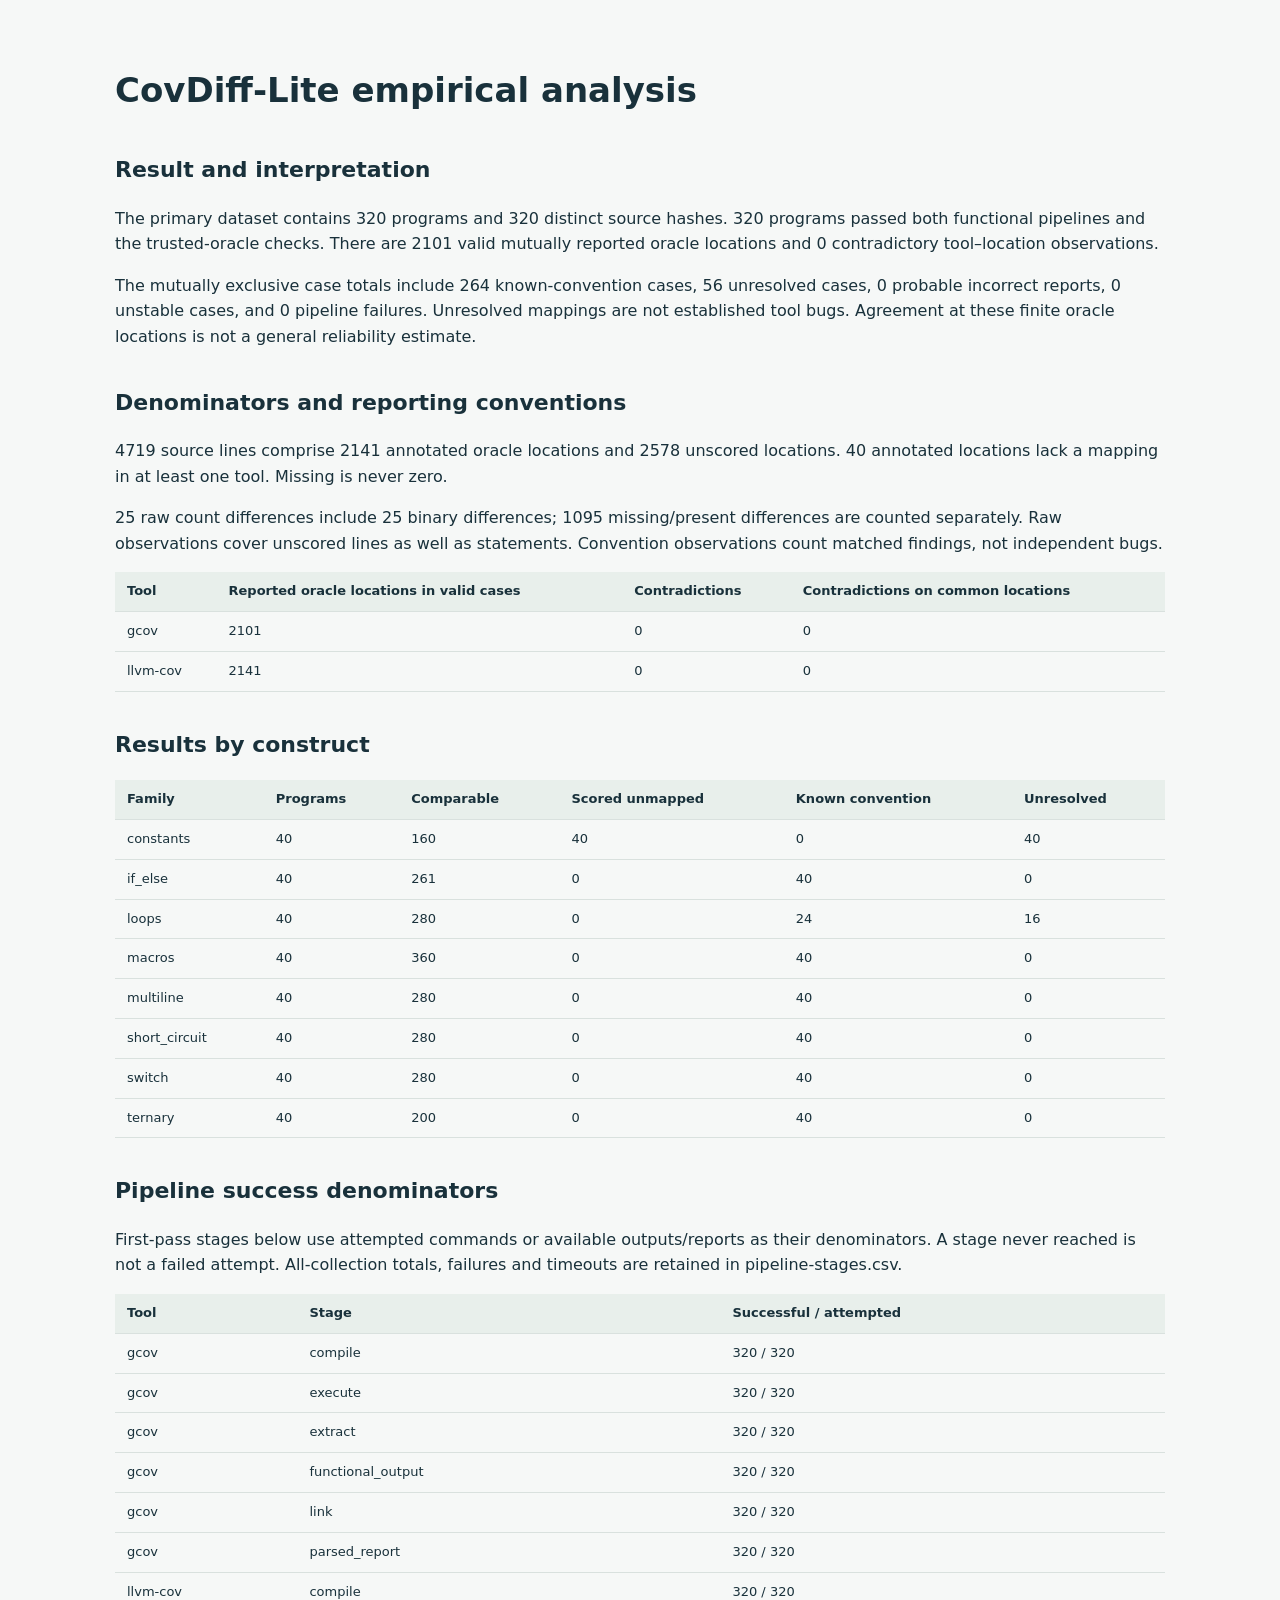
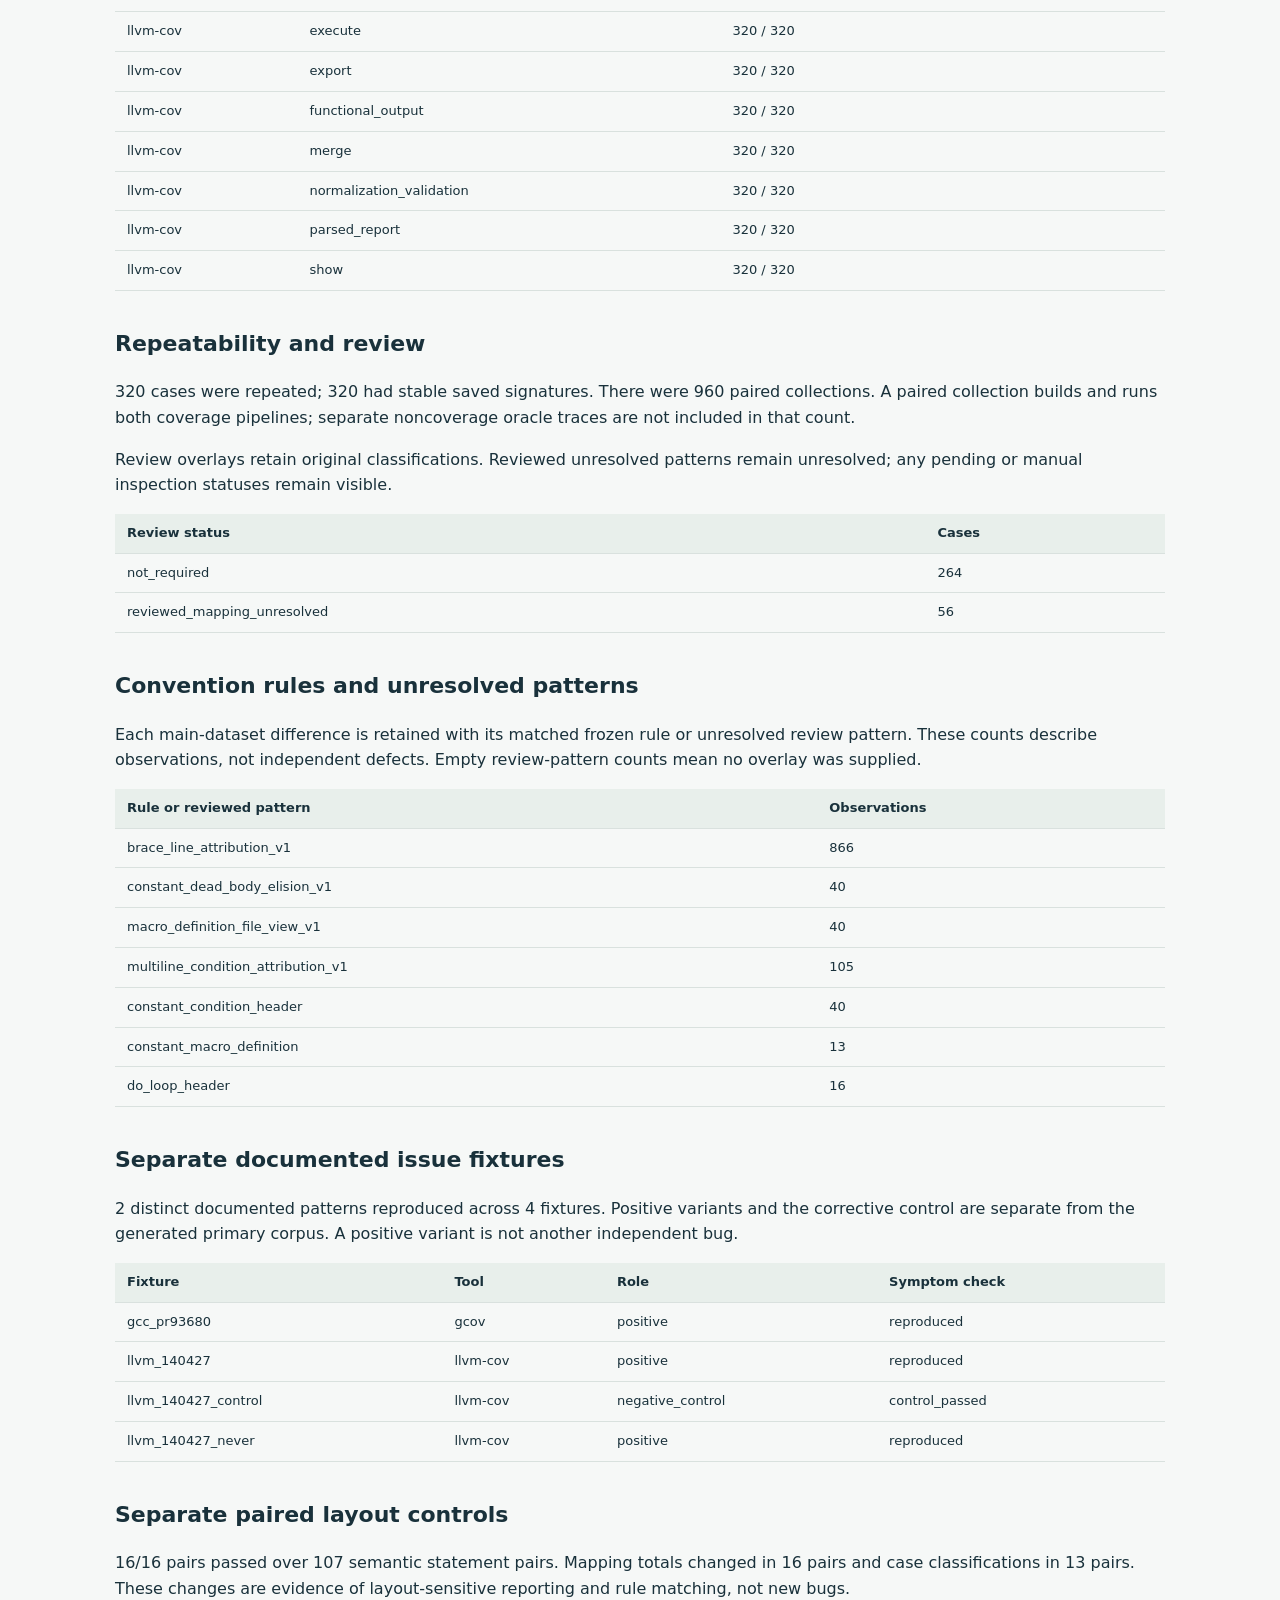
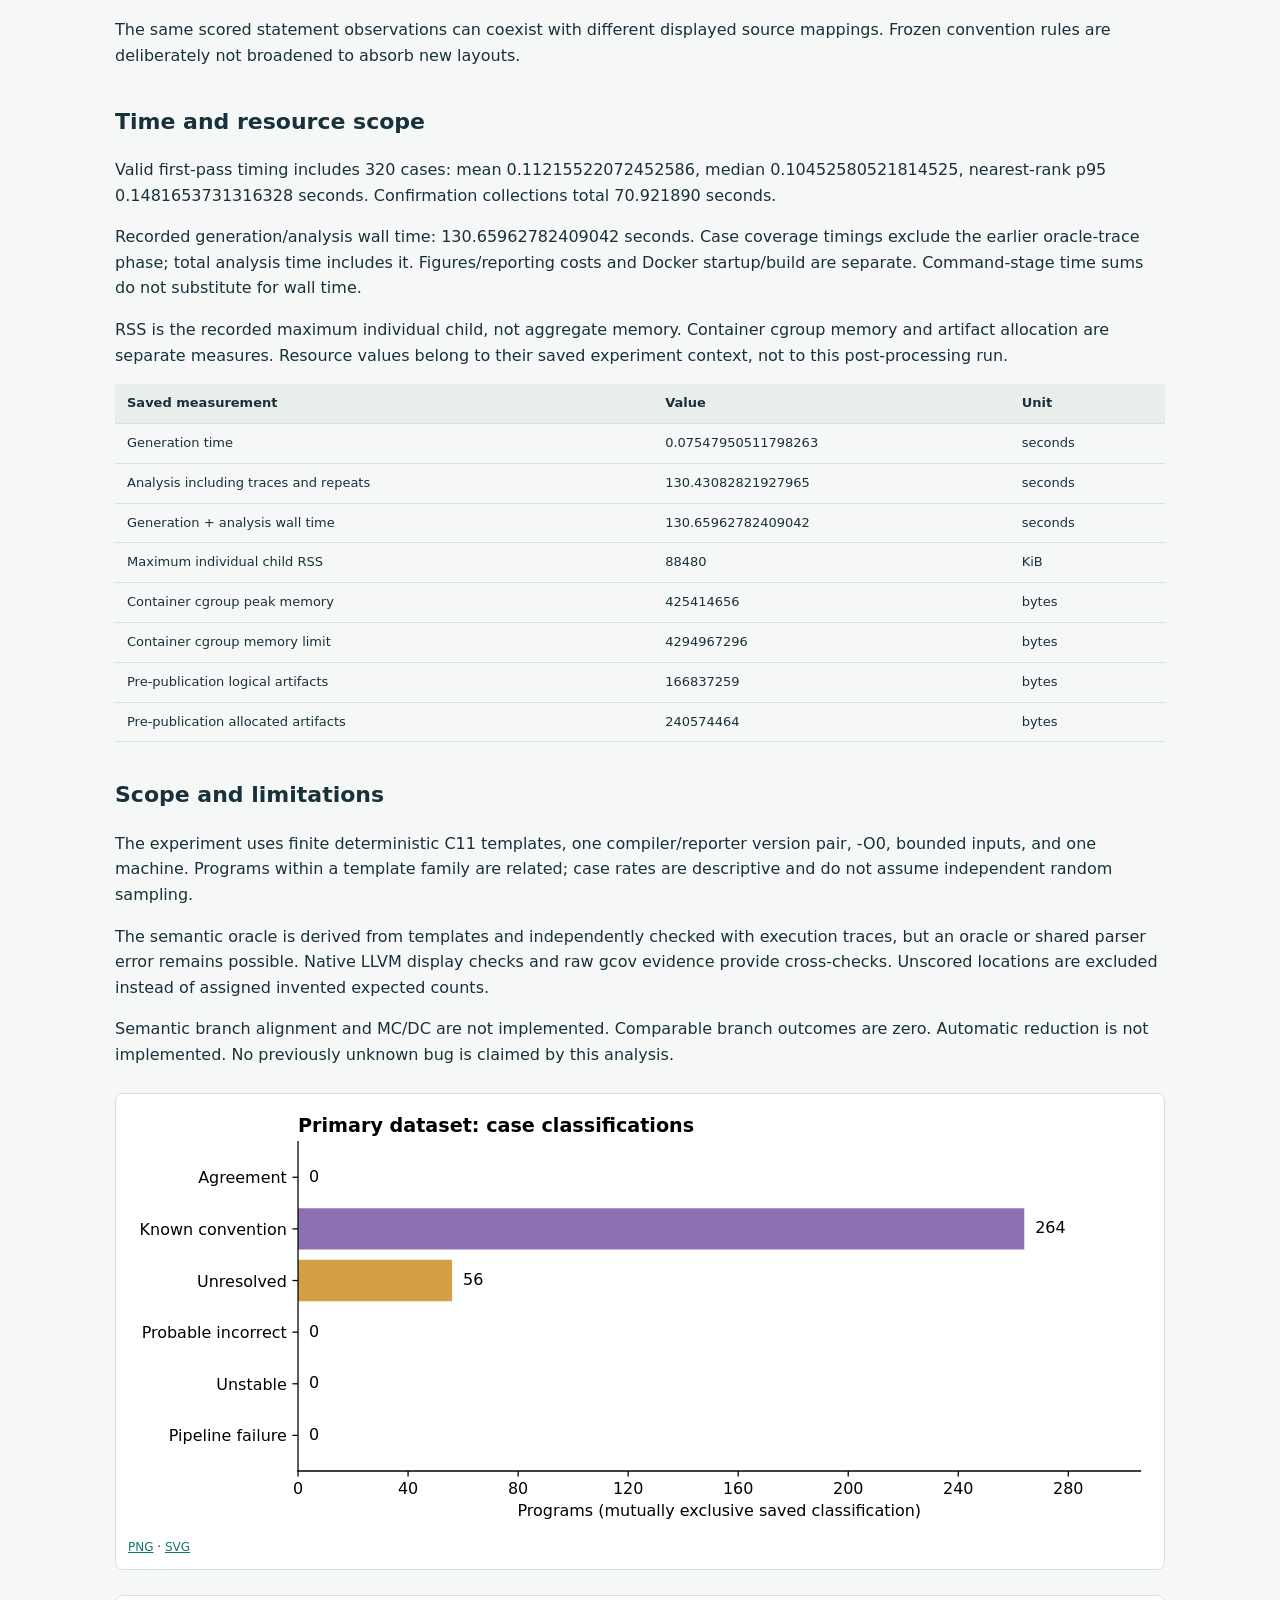
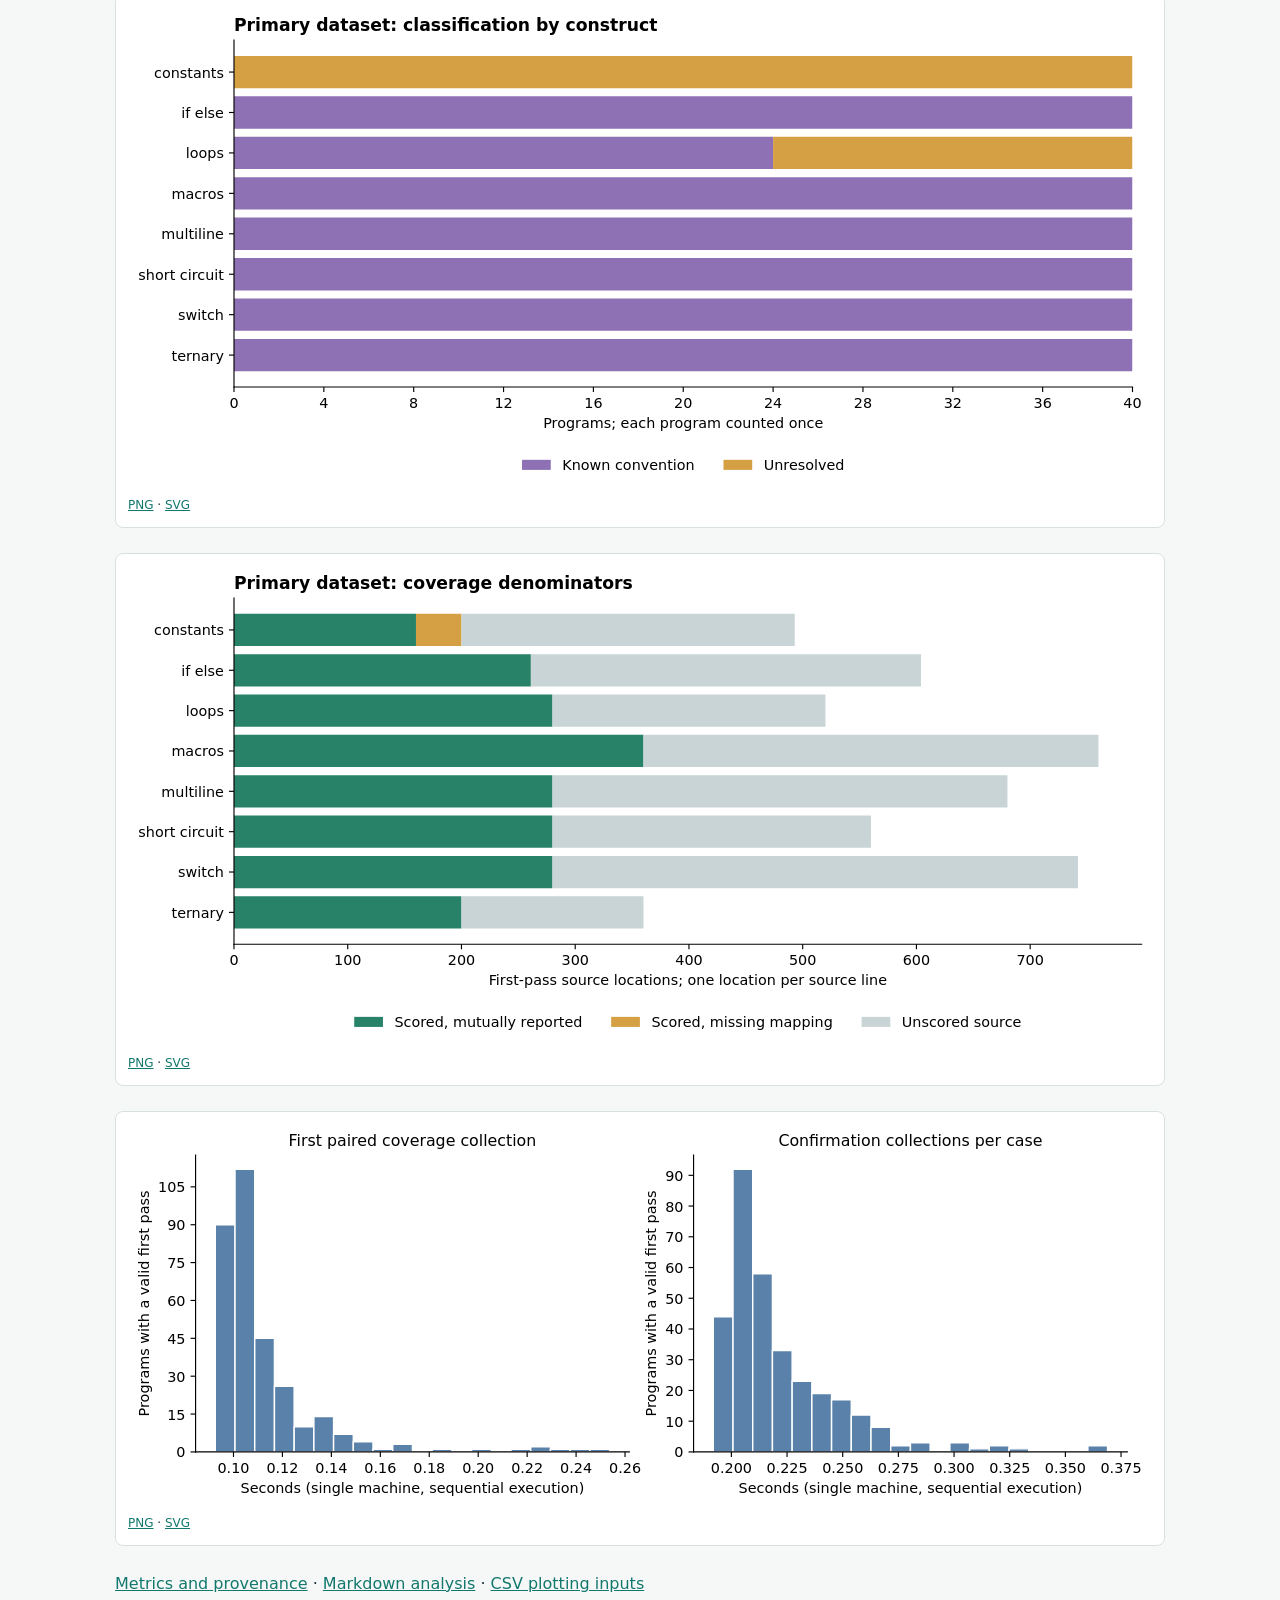
<file: docs/results/index.html>
<!doctype html><html lang="en"><meta charset="utf-8"><meta name="viewport" content="width=device-width,initial-scale=1"><title>CovDiff-Lite empirical analysis</title><style>body{font:16px/1.6 system-ui,sans-serif;color:#19313b;background:#f6f8f7;margin:0}main{max-width:1050px;margin:auto;padding:40px 24px}h1{font-size:34px}h2{margin-top:35px;font-size:22px}a{color:#12776d}table{border-collapse:collapse;width:100%;font-size:13px}th,td{padding:9px 12px;text-align:left;border-bottom:1px solid #d9e1de}th{background:#e8efeb}.scroll{overflow:auto}figure{background:white;margin:25px 0;padding:12px;border:1px solid #d9e1de;border-radius:8px}img{width:100%;height:auto}figcaption{font-size:12px}section{break-inside:avoid}</style><main><h1>CovDiff-Lite empirical analysis</h1><section><h2>Result and interpretation</h2><p>The primary dataset contains 320 programs and 320 distinct source hashes. 320 programs passed both functional pipelines and the trusted-oracle checks. There are 2101 valid mutually reported oracle locations and 0 contradictory tool–location observations.</p><p>The mutually exclusive case totals include 264 known-convention cases, 56 unresolved cases, 0 probable incorrect reports, 0 unstable cases, and 0 pipeline failures. Unresolved mappings are not established tool bugs. Agreement at these finite oracle locations is not a general reliability estimate.</p></section><section><h2>Denominators and reporting conventions</h2><p>4719 source lines comprise 2141 annotated oracle locations and 2578 unscored locations. 40 annotated locations lack a mapping in at least one tool. Missing is never zero.</p><p>25 raw count differences include 25 binary differences; 1095 missing/present differences are counted separately. Raw observations cover unscored lines as well as statements. Convention observations count matched findings, not independent bugs.</p><div class="scroll"><table><thead><tr><th>Tool</th><th>Reported oracle locations in valid cases</th><th>Contradictions</th><th>Contradictions on common locations</th></tr></thead><tbody><tr><td>gcov</td><td>2101</td><td>0</td><td>0</td></tr><tr><td>llvm-cov</td><td>2141</td><td>0</td><td>0</td></tr></tbody></table></div></section><section><h2>Results by construct</h2><div class="scroll"><table><thead><tr><th>Family</th><th>Programs</th><th>Comparable</th><th>Scored unmapped</th><th>Known convention</th><th>Unresolved</th></tr></thead><tbody><tr><td>constants</td><td>40</td><td>160</td><td>40</td><td>0</td><td>40</td></tr><tr><td>if_else</td><td>40</td><td>261</td><td>0</td><td>40</td><td>0</td></tr><tr><td>loops</td><td>40</td><td>280</td><td>0</td><td>24</td><td>16</td></tr><tr><td>macros</td><td>40</td><td>360</td><td>0</td><td>40</td><td>0</td></tr><tr><td>multiline</td><td>40</td><td>280</td><td>0</td><td>40</td><td>0</td></tr><tr><td>short_circuit</td><td>40</td><td>280</td><td>0</td><td>40</td><td>0</td></tr><tr><td>switch</td><td>40</td><td>280</td><td>0</td><td>40</td><td>0</td></tr><tr><td>ternary</td><td>40</td><td>200</td><td>0</td><td>40</td><td>0</td></tr></tbody></table></div></section><section><h2>Pipeline success denominators</h2><p>First-pass stages below use attempted commands or available outputs/reports as their denominators. A stage never reached is not a failed attempt. All-collection totals, failures and timeouts are retained in pipeline-stages.csv.</p><div class="scroll"><table><thead><tr><th>Tool</th><th>Stage</th><th>Successful / attempted</th></tr></thead><tbody><tr><td>gcov</td><td>compile</td><td>320 / 320</td></tr><tr><td>gcov</td><td>execute</td><td>320 / 320</td></tr><tr><td>gcov</td><td>extract</td><td>320 / 320</td></tr><tr><td>gcov</td><td>functional_output</td><td>320 / 320</td></tr><tr><td>gcov</td><td>link</td><td>320 / 320</td></tr><tr><td>gcov</td><td>parsed_report</td><td>320 / 320</td></tr><tr><td>llvm-cov</td><td>compile</td><td>320 / 320</td></tr><tr><td>llvm-cov</td><td>execute</td><td>320 / 320</td></tr><tr><td>llvm-cov</td><td>export</td><td>320 / 320</td></tr><tr><td>llvm-cov</td><td>functional_output</td><td>320 / 320</td></tr><tr><td>llvm-cov</td><td>merge</td><td>320 / 320</td></tr><tr><td>llvm-cov</td><td>normalization_validation</td><td>320 / 320</td></tr><tr><td>llvm-cov</td><td>parsed_report</td><td>320 / 320</td></tr><tr><td>llvm-cov</td><td>show</td><td>320 / 320</td></tr></tbody></table></div></section><section><h2>Repeatability and review</h2><p>320 cases were repeated; 320 had stable saved signatures. There were 960 paired collections. A paired collection builds and runs both coverage pipelines; separate noncoverage oracle traces are not included in that count.</p><p>Review overlays retain original classifications. Reviewed unresolved patterns remain unresolved; any pending or manual inspection statuses remain visible.</p><div class="scroll"><table><thead><tr><th>Review status</th><th>Cases</th></tr></thead><tbody><tr><td>not_required</td><td>264</td></tr><tr><td>reviewed_mapping_unresolved</td><td>56</td></tr></tbody></table></div></section><section><h2>Convention rules and unresolved patterns</h2><p>Each main-dataset difference is retained with its matched frozen rule or unresolved review pattern. These counts describe observations, not independent defects. Empty review-pattern counts mean no overlay was supplied.</p><div class="scroll"><table><thead><tr><th>Rule or reviewed pattern</th><th>Observations</th></tr></thead><tbody><tr><td>brace_line_attribution_v1</td><td>866</td></tr><tr><td>constant_dead_body_elision_v1</td><td>40</td></tr><tr><td>macro_definition_file_view_v1</td><td>40</td></tr><tr><td>multiline_condition_attribution_v1</td><td>105</td></tr><tr><td>constant_condition_header</td><td>40</td></tr><tr><td>constant_macro_definition</td><td>13</td></tr><tr><td>do_loop_header</td><td>16</td></tr></tbody></table></div></section><section><h2>Separate documented issue fixtures</h2><p>2 distinct documented patterns reproduced across 4 fixtures. Positive variants and the corrective control are separate from the generated primary corpus. A positive variant is not another independent bug.</p><div class="scroll"><table><thead><tr><th>Fixture</th><th>Tool</th><th>Role</th><th>Symptom check</th></tr></thead><tbody><tr><td>gcc_pr93680</td><td>gcov</td><td>positive</td><td>reproduced</td></tr><tr><td>llvm_140427</td><td>llvm-cov</td><td>positive</td><td>reproduced</td></tr><tr><td>llvm_140427_control</td><td>llvm-cov</td><td>negative_control</td><td>control_passed</td></tr><tr><td>llvm_140427_never</td><td>llvm-cov</td><td>positive</td><td>reproduced</td></tr></tbody></table></div></section><section><h2>Separate paired layout controls</h2><p>16/16 pairs passed over 107 semantic statement pairs. Mapping totals changed in 16 pairs and case classifications in 13 pairs. These changes are evidence of layout-sensitive reporting and rule matching, not new bugs.</p><p>The same scored statement observations can coexist with different displayed source mappings. Frozen convention rules are deliberately not broadened to absorb new layouts.</p></section><section><h2>Time and resource scope</h2><p>Valid first-pass timing includes 320 cases: mean 0.11215522072452586, median 0.10452580521814525, nearest-rank p95 0.1481653731316328 seconds. Confirmation collections total 70.921890 seconds.</p><p>Recorded generation/analysis wall time: 130.65962782409042 seconds. Case coverage timings exclude the earlier oracle-trace phase; total analysis time includes it. Figures/reporting costs and Docker startup/build are separate. Command-stage time sums do not substitute for wall time.</p><p>RSS is the recorded maximum individual child, not aggregate memory. Container cgroup memory and artifact allocation are separate measures. Resource values belong to their saved experiment context, not to this post-processing run.</p><div class="scroll"><table><thead><tr><th>Saved measurement</th><th>Value</th><th>Unit</th></tr></thead><tbody><tr><td>Generation time</td><td>0.07547950511798263</td><td>seconds</td></tr><tr><td>Analysis including traces and repeats</td><td>130.43082821927965</td><td>seconds</td></tr><tr><td>Generation + analysis wall time</td><td>130.65962782409042</td><td>seconds</td></tr><tr><td>Maximum individual child RSS</td><td>88480</td><td>KiB</td></tr><tr><td>Container cgroup peak memory</td><td>425414656</td><td>bytes</td></tr><tr><td>Container cgroup memory limit</td><td>4294967296</td><td>bytes</td></tr><tr><td>Pre-publication logical artifacts</td><td>166837259</td><td>bytes</td></tr><tr><td>Pre-publication allocated artifacts</td><td>240574464</td><td>bytes</td></tr></tbody></table></div></section><section><h2>Scope and limitations</h2><p>The experiment uses finite deterministic C11 templates, one compiler/reporter version pair, -O0, bounded inputs, and one machine. Programs within a template family are related; case rates are descriptive and do not assume independent random sampling.</p><p>The semantic oracle is derived from templates and independently checked with execution traces, but an oracle or shared parser error remains possible. Native LLVM display checks and raw gcov evidence provide cross-checks. Unscored locations are excluded instead of assigned invented expected counts.</p><p>Semantic branch alignment and MC/DC are not implemented. Comparable branch outcomes are zero. Automatic reduction is not implemented. No previously unknown bug is claimed by this analysis.</p></section><figure><img src="figures/classifications.svg" alt="Primary dataset: classifications"><figcaption><a href="figures/classifications.png">PNG</a> · <a href="figures/classifications.svg">SVG</a></figcaption></figure><figure><img src="figures/families.svg" alt="Primary dataset: families"><figcaption><a href="figures/families.png">PNG</a> · <a href="figures/families.svg">SVG</a></figcaption></figure><figure><img src="figures/denominators.svg" alt="Primary dataset: denominators"><figcaption><a href="figures/denominators.png">PNG</a> · <a href="figures/denominators.svg">SVG</a></figcaption></figure><figure><img src="figures/runtime.svg" alt="Primary dataset: runtime"><figcaption><a href="figures/runtime.png">PNG</a> · <a href="figures/runtime.svg">SVG</a></figcaption></figure><p><a href="metrics.json">Metrics and provenance</a> · <a href="analysis.md">Markdown analysis</a> · <a href="tables/">CSV plotting inputs</a></p></main></html>
</file>
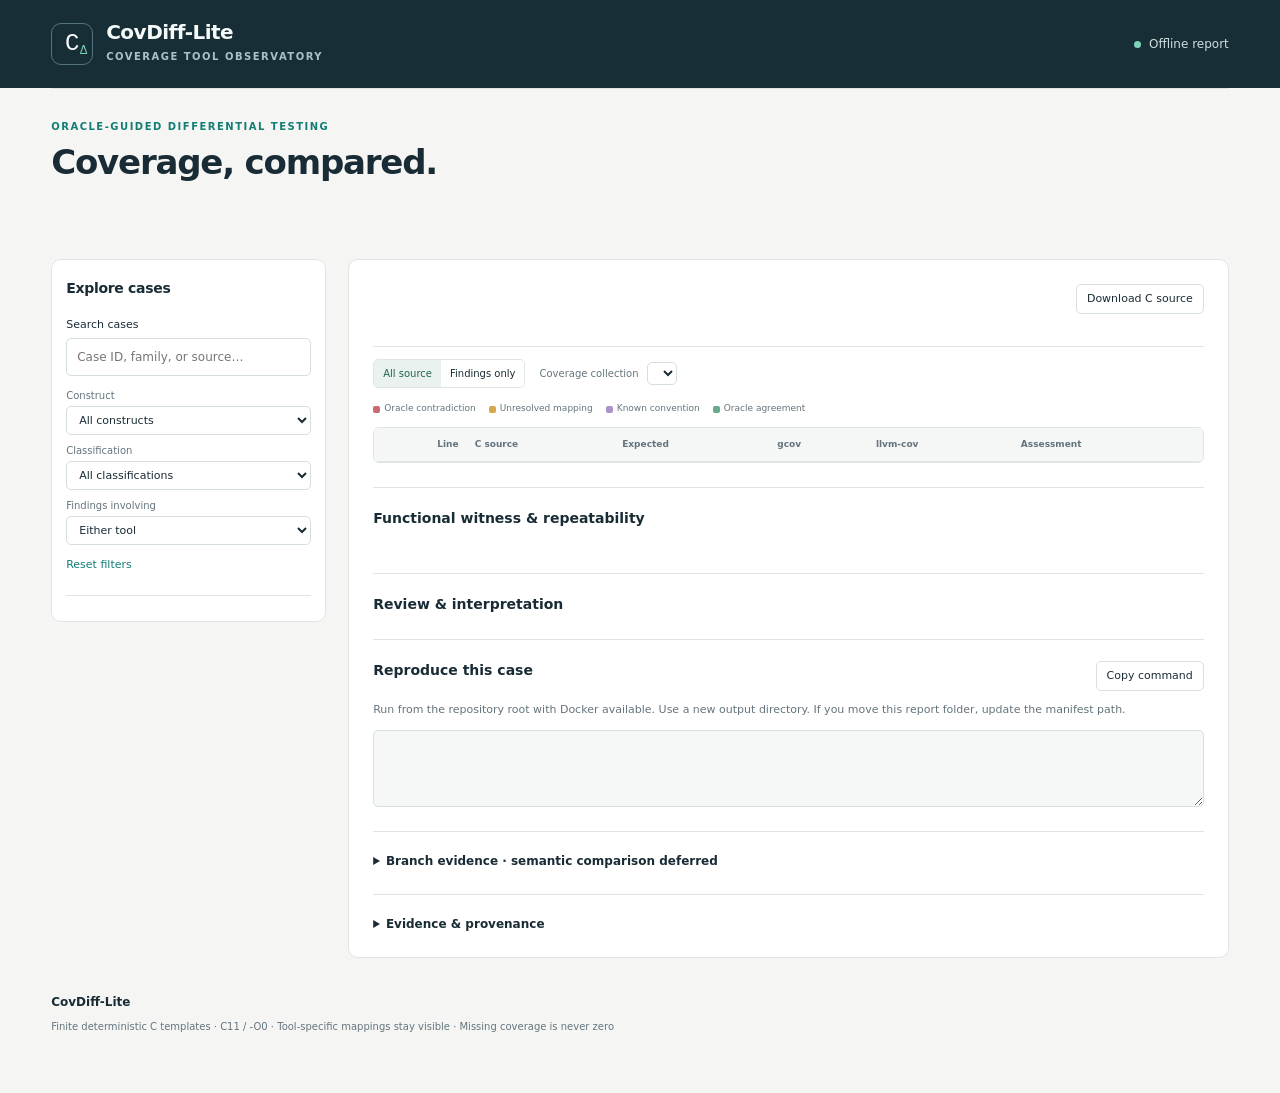
<file: src/covdiff_lite/report_assets/index.html>
<!doctype html>
<html lang="en">
<head>
  <meta charset="utf-8">
  <meta name="viewport" content="width=device-width, initial-scale=1">
  <meta name="color-scheme" content="light">
  <title>@@TITLE@@ · CovDiff-Lite</title>
  <link rel="stylesheet" href="dashboard.css">
  <script src="dashboard.js" defer></script>
</head>
<body>
  <a class="skip" href="#case-detail">Skip to coverage comparison</a>
  <header class="masthead"><div class="brand"><span class="brand-icon" aria-hidden="true">C<span>Δ</span></span><div><strong>CovDiff-Lite</strong><span class="eyebrow">Coverage tool observatory</span></div></div><div class="header-actions"><a id="empirical-link" hidden>Empirical analysis →</a><span class="offline"><i aria-hidden="true"></i> Offline report</span></div></header>
  <main>
    <nav id="suite-tabs" class="tabs" aria-label="Experiment datasets"></nav>
    <section class="overview" aria-labelledby="overview-title"><div><p class="eyebrow">Oracle-guided differential testing</p><h1 id="overview-title">Coverage, compared.</h1><p id="overview-note" class="muted"></p></div><div id="tool-versions" class="version-block"></div></section>
    <div id="metrics" class="metrics" aria-label="Dataset metrics"></div>
    <div id="status-strip" class="status-strip" aria-label="Case classifications"></div>
    <div class="workspace">
      <aside class="browser" aria-labelledby="cases-title">
        <div class="browser-heading"><h2 id="cases-title">Explore cases</h2><span id="case-counter" class="small muted" aria-live="polite"></span></div>
        <label class="search-label" for="search">Search cases</label><input id="search" type="search" placeholder="Case ID, family, or source…" autocomplete="off">
        <div class="filters"><label>Construct<select id="family-filter"><option value="">All constructs</option></select></label><label>Classification<select id="class-filter"><option value="">All classifications</option></select></label><label>Findings involving<select id="tool-filter"><option value="">Either tool</option><option value="gcov">gcov</option><option value="llvm-cov">llvm-cov</option></select></label><button id="reset" class="quiet">Reset filters</button></div>
        <div id="case-list" class="case-list" aria-label="Filtered cases"></div>
      </aside>
      <article id="case-detail" class="detail" tabindex="-1">
        <div id="empty-state" class="empty" hidden><h2>No matching cases</h2><p>Adjust the filters to explore this dataset.</p></div>
        <div id="case-content">
          <header class="case-heading"><div><p id="case-family" class="eyebrow"></p><h2 id="case-title"></h2><div id="case-badges" class="badges"></div></div><a id="source-link" class="button secondary" download>Download C source</a></header>
          <p id="case-explanation" class="case-explanation"></p>
          <div class="source-toolbar"><div class="segmented" aria-label="Source line display"><button id="all-lines" aria-pressed="true">All source</button><button id="findings-only" aria-pressed="false">Findings only</button></div><label>Coverage collection <select id="repeat-select"></select></label><span id="statement-score" class="small muted"></span></div>
          <div id="legend" class="legend"><span><i class="dot mismatch"></i>Oracle contradiction</span><span><i class="dot unresolved"></i>Unresolved mapping</span><span><i class="dot convention"></i>Known convention</span><span><i class="dot matched"></i>Oracle agreement</span></div>
          <div class="source-scroll"><table class="source-table"><thead><tr><th scope="col">Line</th><th scope="col">C source</th><th scope="col">Expected</th><th scope="col">gcov</th><th scope="col">llvm-cov</th><th scope="col">Assessment</th></tr></thead><tbody id="source-body"></tbody></table></div>
          <p id="line-counter" class="small muted source-footnote" aria-live="polite"></p>
          <section id="pair-panel" class="subsection" hidden><h3>Paired layout control</h3><p id="pair-note"></p><div id="pair-links" class="badges"></div><div class="table-scroll"><table class="pair-table"><thead><tr><th>Statement ID</th><th>Expected</th><th>Parent gcov / LLVM</th><th>Variant gcov / LLVM</th><th>Check</th></tr></thead><tbody id="pair-body"></tbody></table></div></section>
          <section class="subsection"><div class="section-heading"><h3>Functional witness &amp; repeatability</h3><span id="repeat-status" class="small"></span></div><div id="outputs" class="outputs"></div><div id="repeat-history" class="repeat-history"></div><div id="errors"></div></section>
          <section class="subsection"><h3>Review &amp; interpretation</h3><p id="review-status"></p><div id="review-notes"></div><p id="issue-note"></p></section>
          <section class="subsection"><div class="section-heading"><h3>Reproduce this case</h3><button id="copy-command" class="button secondary">Copy command</button></div><p class="small muted">Run from the repository root with Docker available. Use a new output directory. If you move this report folder, update the manifest path.</p><label class="sr-only" for="reproduction-command">Reproduction command</label><textarea id="reproduction-command" readonly rows="3" spellcheck="false"></textarea><p id="copy-status" class="small muted" aria-live="polite"></p></section>
          <details class="subsection"><summary>Branch evidence · semantic comparison deferred</summary><p class="small muted">Semantic oracle outcomes and raw tool counters are retained below. They are not aligned or scored; comparable branch outcomes are zero.</p><pre id="branch-evidence" class="raw-data"></pre></details>
          <details class="subsection"><summary>Evidence &amp; provenance</summary><p id="provenance-note" class="small muted"></p><div id="evidence-links" class="evidence-links"></div><pre id="provenance" class="raw-data"></pre></details>
        </div>
      </article>
    </div>
    <footer><strong>CovDiff-Lite</strong><p>Finite deterministic C templates · C11 / -O0 · Tool-specific mappings stay visible · Missing coverage is never zero</p><div id="dataset-evidence" class="evidence-links"></div></footer>
  </main>
  <noscript><p class="empty">Enable JavaScript to explore this offline report. Source files and JSON evidence are bundled in the evidence folder. No server or internet connection is required.</p></noscript>
  <script id="report-data" type="application/json">@@DATA@@</script>
</body>
</html>
</file>
<file: src/covdiff_lite/report_assets/dashboard.css>
:root{--ink:#192b35;--muted:#64747d;--paper:#f5f6f4;--line:#dfe5e3;--teal:#137d75;--red:#a83239;--amber:#8b5a13;--purple:#6e51a0;--mono:ui-monospace,SFMono-Regular,Consolas,"Liberation Mono",monospace;font-family:system-ui,-apple-system,BlinkMacSystemFont,"Segoe UI",sans-serif;color:var(--ink);background:var(--paper);font-size:14px;line-height:1.5}
*{box-sizing:border-box}body{margin:0}button,input,select,textarea{font:inherit}button,a,input,select,textarea{outline-offset:3px}button,a{touch-action:manipulation}button{cursor:pointer}a{color:var(--teal)}button{color:inherit}button:focus-visible,a:focus-visible,input:focus-visible,select:focus-visible,textarea:focus-visible{outline:2px solid var(--teal)}[hidden]{display:none!important}.skip{position:absolute;top:-60px;background:white;padding:12px;z-index:3}.skip:focus{top:10px}.masthead{height:88px;background:#172e37;color:#f5faf8;padding:0 4%;display:flex;align-items:center;justify-content:space-between}.brand{display:flex;align-items:center;gap:13px}.brand strong{font-size:20px;letter-spacing:-.5px}.brand .eyebrow{display:block;color:#aac1c8;font-size:10px;margin-top:2px}.brand-icon{position:relative;display:flex;align-items:center;justify-content:center;width:42px;height:42px;border:1px solid #56747d;border-radius:10px;font-family:var(--mono);font-size:24px}.brand-icon span{position:absolute;right:5px;bottom:4px;font-size:12px;color:#76d1b5}.offline{font-size:12px;color:#d0dfdf;display:flex;gap:8px;align-items:center}.offline i{width:7px;height:7px;background:#7bd4b6;border-radius:50%}main{max-width:1760px;margin:auto;padding:0 4%}.tabs{display:flex;gap:28px;border-bottom:1px solid var(--line);margin:0 0 30px;overflow-x:auto}.tabs button{border:0;border-bottom:3px solid transparent;background:none;padding:20px 0 16px;white-space:nowrap;font-size:13px;color:var(--muted)}.tabs button[aria-pressed=true]{color:var(--teal);border-color:var(--teal);font-weight:650}.tabs .tab-count{margin-left:8px;background:#e8edeb;border-radius:5px;padding:2px 6px;font-size:11px}.overview{display:flex;justify-content:space-between;gap:30px;align-items:center;margin-bottom:24px}.eyebrow{font-size:10px;text-transform:uppercase;letter-spacing:1.5px;font-weight:650;margin:0 0 8px;color:var(--teal)}h1{font-size:34px;line-height:1.2;letter-spacing:-1.2px;font-weight:650;margin:0 0 10px}h2{font-size:18px;letter-spacing:-.3px;margin:0}h3{font-size:14px;margin:0 0 12px}.muted{color:var(--muted)}.small{font-size:11px}.overview p.muted{max-width:850px;margin:0;font-size:13px}.version-block{flex-shrink:0;font-family:var(--mono);font-size:11px;color:var(--muted);border-left:2px solid var(--line);padding-left:18px}.version-block div+div{margin-top:5px}.metrics{display:grid;grid-template-columns:repeat(5,minmax(0,1fr));gap:12px;margin-bottom:18px}.metric{background:white;border:1px solid var(--line);border-radius:9px;padding:18px 20px}.metric .label{font-size:11px;color:var(--muted)}.metric strong{display:block;font-size:29px;line-height:1.25;margin-top:7px;font-weight:600;letter-spacing:-.7px}.metric .note{font-size:10px;color:var(--muted);margin-top:4px}.status-strip{display:flex;gap:10px;flex-wrap:wrap;margin:0 0 24px}.badge{display:inline-flex;align-items:center;gap:6px;border:1px solid transparent;border-radius:5px;padding:3px 7px;font-size:10px;font-weight:600;line-height:1.5}.status-strip button{padding:5px 10px}.neutral{background:#eef1f1;color:#586973}.matched{background:#e5f4ed;color:#286b54}.mismatch{background:#fbe9e9;color:var(--red)}.unresolved{background:#fff2da;color:var(--amber)}.convention{background:#f0eaf8;color:var(--purple)}.workspace{display:grid;grid-template-columns:275px minmax(0,1fr);gap:22px;align-items:start}.browser,.detail{background:#fff;border:1px solid var(--line);border-radius:10px;min-width:0}.browser{padding:18px 14px;position:sticky;top:15px}.browser-heading{display:flex;align-items:center;justify-content:space-between;margin-bottom:18px}.browser-heading h2{font-size:14px}.search-label{font-size:11px;display:block;margin-bottom:5px}input[type=search],select,textarea{border:1px solid #d5dfdc;border-radius:5px;background:white;color:var(--ink)}input[type=search]{width:100%;padding:9px 10px;font-size:12px}.filters{display:grid;grid-template-columns:1fr;gap:8px;margin:12px 0 17px}.filters label{font-size:10px;color:var(--muted)}.filters select{display:block;width:100%;margin-top:3px;padding:6px 8px;font-size:11px}.quiet{background:none;border:0;color:var(--teal);text-align:left;padding:4px 0;font-size:11px;justify-self:start}.case-list{max-height:565px;overflow-y:auto;border-top:1px solid var(--line);padding-top:7px}.case-item{display:block;text-align:left;width:100%;border:1px solid transparent;border-radius:6px;background:white;padding:10px 8px;margin:2px 0}.case-item:hover{background:#f6f8f7}.case-item[aria-current=true]{background:#edf6f2;border-color:#b6d5c9}.case-item strong{font-family:var(--mono);font-size:10px;font-weight:550;display:block;overflow-wrap:anywhere}.case-item .item-meta{display:flex;justify-content:space-between;align-items:center;gap:3px;margin-top:5px;font-size:10px;color:var(--muted)}.case-item .badge{font-size:8px;padding:1px 4px}.detail{padding:24px}.case-heading{display:flex;justify-content:space-between;align-items:flex-start;gap:20px}.case-heading h2{font-family:var(--mono);font-size:17px;overflow-wrap:anywhere}.badges{display:flex;gap:6px;flex-wrap:wrap;margin-top:10px}.button{display:inline-block;text-decoration:none;white-space:nowrap;padding:6px 10px;border-radius:5px;font-size:11px;cursor:pointer}.secondary{background:#fff;border:1px solid #d7e1dd;color:var(--ink)}.case-explanation{font-size:12px;color:var(--muted);padding:12px 0;margin:8px 0 10px;border-bottom:1px solid var(--line)}.source-toolbar{display:flex;gap:14px;align-items:center;flex-wrap:wrap;margin:12px 0}.segmented{display:inline-flex;border:1px solid var(--line);border-radius:5px;overflow:hidden}.segmented button{font-size:10px;padding:6px 9px;background:#fff;border:0}.segmented button[aria-pressed=true]{background:#eaf2ef;color:#216454}.source-toolbar label{font-size:10px;color:var(--muted)}.source-toolbar select{padding:4px;font-size:10px;margin-left:5px}.source-toolbar>span{margin-left:auto}.legend{display:flex;gap:13px;flex-wrap:wrap;font-size:9px;color:var(--muted);margin:14px 0 11px}.legend span{display:flex;align-items:center;gap:4px}.dot{width:7px;height:7px;display:inline-block;border-radius:2px}.dot.matched{background:#67a98b}.dot.mismatch{background:#ce6870}.dot.unresolved{background:#d7a650}.dot.convention{background:#ad93cc}.source-scroll,.table-scroll{overflow:auto;border:1px solid var(--line);border-radius:6px}.source-table{border-collapse:collapse;width:100%;font-family:var(--mono);font-size:11px;white-space:nowrap}.source-table th{font-family:system-ui,sans-serif;font-size:9px;font-weight:600;color:var(--muted);background:#f5f7f6;padding:10px 8px;text-align:left;position:sticky;top:0;border-bottom:1px solid var(--line)}.source-table th:first-child{text-align:right}.source-table td{padding:5px 8px;border-bottom:1px solid #edf0ef;vertical-align:top}.source-table tr:last-child td{border-bottom:0}.source-table .line-number{text-align:right;color:#90a09f;user-select:none;padding-left:10px;border-right:1px solid #edf0ef}.line-number a{color:inherit;text-decoration:none}.source-table .code-cell{white-space:pre;min-width:250px}.source-table .count-cell{font-size:11px;text-align:right;min-width:65px}.source-table .missing-count{color:#86938f;font-family:system-ui;font-size:9px}.source-table .assessment{font-family:system-ui;font-size:9px;min-width:145px;white-space:normal;max-width:245px;color:var(--muted)}.assessment span{display:block}.assessment .assessment-title{font-weight:600}.source-table tr.line-matched{background:#f4faf7}.source-table tr.line-mismatch{background:#fff0ef}.source-table tr.line-unresolved{background:#fff8ec}.source-table tr.line-convention{background:#f8f5fc}.source-table tr.target-line{outline:2px solid var(--teal);outline-offset:-2px}.source-table tr.line-mismatch .assessment-title{color:var(--red)}.source-table tr.line-unresolved .assessment-title{color:var(--amber)}.source-table tr.line-convention .assessment-title{color:var(--purple)}.source-footnote{margin:8px 0 0}.subsection{margin-top:24px;padding-top:20px;border-top:1px solid var(--line);font-size:12px}.section-heading{display:flex;align-items:center;justify-content:space-between;gap:15px}.section-heading h3{margin-bottom:10px}.outputs{display:grid;grid-template-columns:repeat(3,minmax(0,1fr));gap:10px}.output-card{background:#f7f9f8;border:1px solid var(--line);border-radius:6px;padding:11px;min-width:0}.output-card strong{font-size:10px}.output-card pre{font:11px var(--mono);white-space:pre-wrap;overflow-wrap:anywhere;margin:8px 0}.output-card .small{font-size:9px}.repeat-history{display:flex;gap:8px;flex-wrap:wrap;margin-top:10px}.repeat-chip{border:1px solid var(--line);background:#fff;border-radius:5px;padding:7px 9px;font:9px var(--mono);color:var(--muted)}.repeat-chip[aria-pressed=true]{border-color:#76ad99;color:#286b54;background:#f1f8f5}.error{background:#fff0ef;border-left:3px solid var(--red);padding:10px;white-space:pre-wrap;font:11px var(--mono);overflow-wrap:anywhere}.review-observation{padding:9px 11px;border-left:2px solid #d6b47a;background:#fffbf4;margin:8px 0;font-size:11px}.review-observation a{margin-right:7px;font-family:var(--mono)}.review-observation p{margin:4px 0 0;color:var(--muted)}textarea{display:block;resize:vertical;width:100%;padding:11px;font:11px/1.6 var(--mono);background:#f6f8f7;min-height:70px}details summary{cursor:pointer;font-weight:600;font-size:12px}.raw-data{max-height:360px;overflow:auto;background:#f7f9f8;border:1px solid var(--line);border-radius:5px;padding:12px;font:10px/1.6 var(--mono);white-space:pre-wrap;overflow-wrap:anywhere}.evidence-links{display:flex;gap:8px 14px;flex-wrap:wrap;font-size:10px;margin:12px 0}.pair-table{border-collapse:collapse;width:100%;font:10px var(--mono);white-space:nowrap}.pair-table th{font-family:system-ui;text-align:left;background:#f5f7f6;color:var(--muted)}.pair-table th,.pair-table td{padding:9px;border-bottom:1px solid var(--line)}footer{padding:35px 0;color:var(--muted);font-size:10px}footer strong{color:var(--ink);font-size:12px}footer p{margin:8px 0}.empty{padding:35px;color:var(--muted)}.sr-only{position:absolute;width:1px;height:1px;padding:0;margin:-1px;overflow:hidden;clip:rect(0,0,0,0);white-space:nowrap;border:0}
@media(min-width:1550px){.source-table{font-size:12px}.source-table td{padding:6px 10px}.case-list{max-height:640px}}
@media(max-width:1100px){main{padding:0 22px}.masthead{padding:0 22px}.workspace{grid-template-columns:220px minmax(0,1fr);gap:15px}.detail{padding:18px}.case-heading{display:block}.case-heading>a{margin-top:12px}.metric{padding:14px}.metric strong{font-size:25px}.source-toolbar>span{margin-left:0}.version-block{display:none}}
@media(max-width:760px){main{padding:0 14px}.masthead{padding:0 18px;height:75px}.brand strong{font-size:17px}.offline{font-size:10px}.tabs{gap:20px;margin-bottom:22px}.tabs button{font-size:11px}.overview{margin-bottom:18px}h1{font-size:29px}.metrics{grid-template-columns:repeat(2,minmax(0,1fr));gap:8px}.metric:last-child{grid-column:span 2}.metric strong{font-size:24px}.workspace{display:block}.browser{position:static;margin-bottom:16px;padding:14px}.filters{grid-template-columns:repeat(2,minmax(0,1fr))}.case-list{max-height:200px}.case-item{padding:7px}.case-item strong{font-size:11px}.detail{padding:14px}.case-heading h2{font-size:14px}.outputs{grid-template-columns:1fr}.source-toolbar{gap:10px}.source-table{font-size:10px}.source-table td{padding:5px 6px}.section-heading{align-items:flex-start}.legend{gap:9px}.status-strip{gap:6px}.status-strip button{font-size:9px}footer{padding:25px 0}}
@media print{.masthead{background:white;color:var(--ink)}.offline,.browser,.filters,.tabs,.source-toolbar,.button,.segmented{display:none}.workspace{display:block}.detail{border:0;padding:0}.metrics{grid-template-columns:repeat(5,1fr)}.source-scroll{overflow:visible}.source-table{font-size:8px;white-space:normal}.source-table .code-cell{white-space:pre-wrap;min-width:0}.source-table .assessment{min-width:0}.overview{break-inside:avoid}}

.header-actions{display:flex;gap:24px;align-items:center}.header-actions a{color:#b5ddcf;font-size:12px;text-decoration:none}.header-actions a:hover{text-decoration:underline}@media(max-width:760px){.header-actions{gap:10px;flex-direction:column;align-items:flex-end}.header-actions a{font-size:10px}}
</file>
